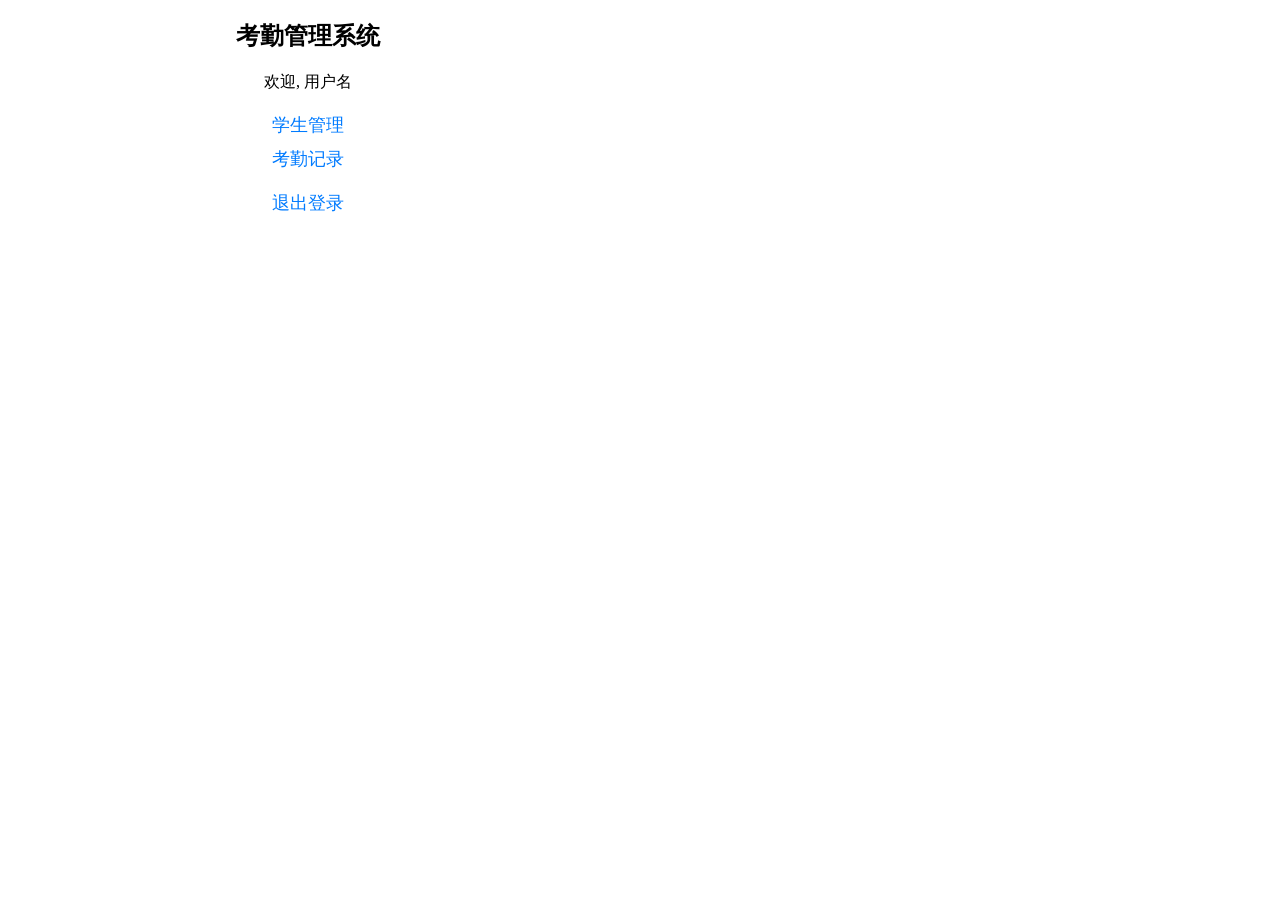
<file: src/main/resources/templates/index.html>
<!DOCTYPE html>
<html xmlns:th="http://www.thymeleaf.org">
<head>
    <meta charset="UTF-8">
    <title>考勤管理系统</title>
    <link rel="stylesheet" th:href="@{/css/style.css}">
    <style>
        .container { width: 600px; text-align: center; }
        .menu { margin: 20px 0; }
        .menu a { display: block; margin: 10px 0; color: #007bff; text-decoration: none; font-size: 18px; }
    </style>
</head>
<body>
<div class="container">
    <h2>考勤管理系统</h2>
    <p>欢迎, <span th:text="${username}">用户名</span></p>

    <div class="menu">
        <a th:href="@{/student/list}">学生管理</a>
        <a th:href="@{/attendance/list}">考勤记录</a>
    </div>

    <div class="menu">
        <a th:href="@{/logout}">退出登录</a>
    </div>
</div>
</body>
</html>
</file>
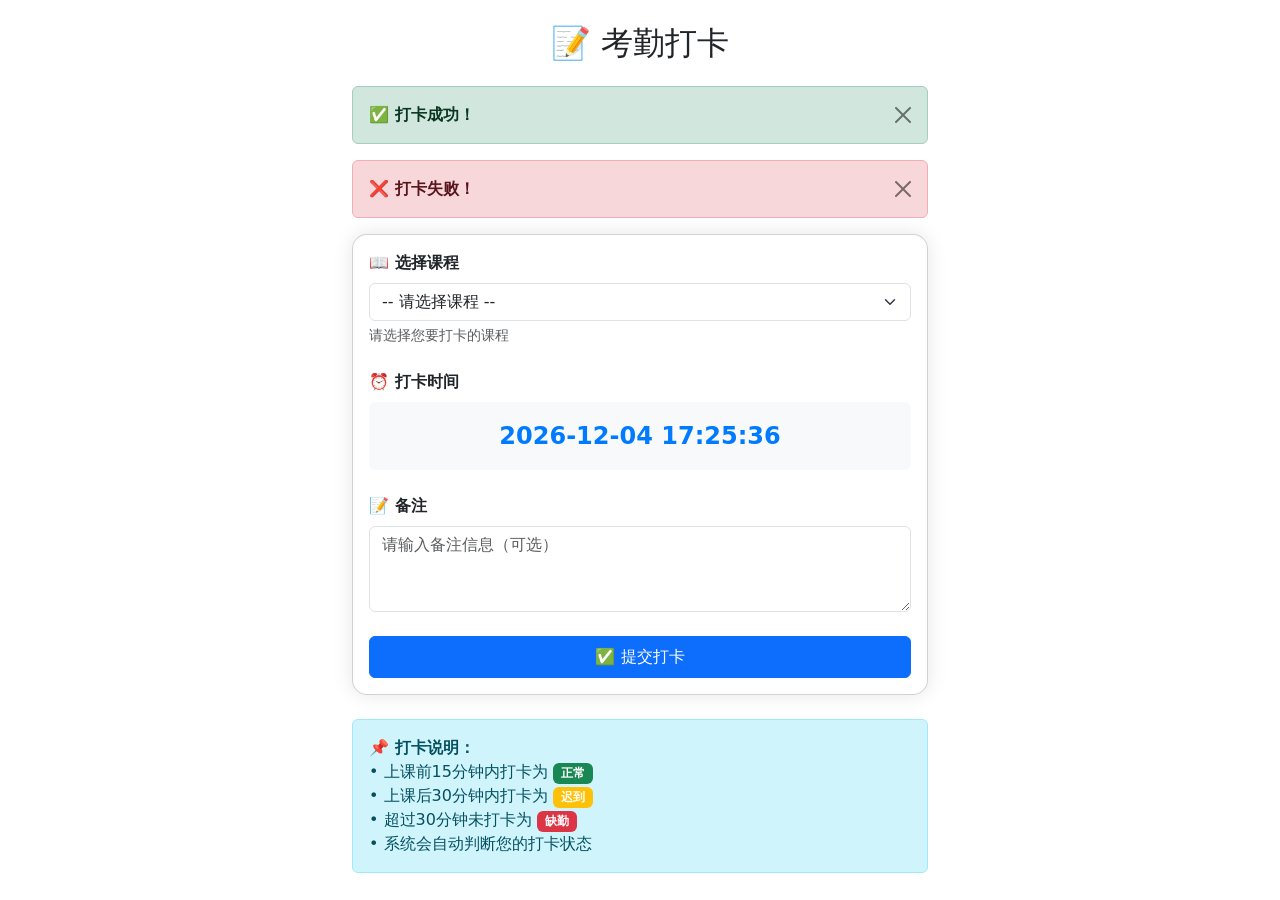
<file: src/main/resources/templates/attendance-check-in.html>
<!DOCTYPE html>
<html xmlns:th="http://www.thymeleaf.org">
<head>
    <meta charset="UTF-8">
    <title>考勤打卡 - 考勤管理系统</title>
    <link href="https://cdn.jsdelivr.net/npm/bootstrap@5.3.0/dist/css/bootstrap.min.css" rel="stylesheet">
    <style>
        .container-main { max-width: 600px; margin: 0 auto; }
        .card { border-radius: 15px; box-shadow: 0 0 20px rgba(0,0,0,0.1); }
        .time-display { font-size: 24px; font-weight: bold; color: #007bff; }
    </style>
</head>
<body>
<!-- 引用导航栏组件 -->
<div th:replace="~{fragments/navbar :: navbar}"></div>

<div class="container mt-4 container-main">
    <h2 class="text-center mb-4">📝 考勤打卡</h2>

    <!-- 成功提示 -->
    <div th:if="${successMsg}" class="alert alert-success alert-dismissible fade show" role="alert">
        <strong>✅ 打卡成功！</strong> <span th:text="${successMsg}"></span>
        <button type="button" class="btn-close" data-bs-dismiss="alert"></button>
    </div>

    <!-- 失败提示 -->
    <div th:if="${errorMsg}" class="alert alert-danger alert-dismissible fade show" role="alert">
        <strong>❌ 打卡失败！</strong> <span th:text="${errorMsg}"></span>
        <button type="button" class="btn-close" data-bs-dismiss="alert"></button>
    </div>

    <div class="card">
        <div class="card-body">
            <form id="checkinForm" th:action="@{/attendance/checkin}" method="post">
                <!-- 课程选择 -->
                <div class="mb-4">
                    <label class="form-label fw-bold">📖 选择课程</label>
                    <select name="courseId" id="courseId" class="form-select" required>
                        <option value="">-- 请选择课程 --</option>
                        <option th:each="course : ${courses}"
                                th:value="${course.id}"
                                th:text="${course.name} + ' - ' + ${course.className}">
                        </option>
                    </select>
                    <div class="form-text">请选择您要打卡的课程</div>
                </div>

                <!-- 自动填充的打卡时间 -->
                <div class="mb-4">
                    <label class="form-label fw-bold">⏰ 打卡时间</label>
                    <div class="time-display p-3 bg-light rounded text-center" id="currentTime"></div>
                    <input type="hidden" name="checkinTime" id="checkinTime">
                </div>

                <!-- 备注 -->
                <div class="mb-4">
                    <label class="form-label fw-bold">📝 备注</label>
                    <textarea name="remark" class="form-control" rows="3"
                              placeholder="请输入备注信息（可选）"></textarea>
                </div>

                <!-- 提交按钮 -->
                <button type="submit" class="btn btn-primary w-100 py-2" id="submitBtn">
                    ✅ 提交打卡
                </button>
            </form>
        </div>
    </div>

    <!-- 打卡说明 -->
    <div class="alert alert-info mt-4">
        <strong>📌 打卡说明：</strong><br>
        • 上课前15分钟内打卡为 <span class="badge bg-success">正常</span><br>
        • 上课后30分钟内打卡为 <span class="badge bg-warning">迟到</span><br>
        • 超过30分钟未打卡为 <span class="badge bg-danger">缺勤</span><br>
        • 系统会自动判断您的打卡状态
    </div>
</div>

<script>
    // 实时显示当前时间并自动填充
    function updateTime() {
        const now = new Date();
        const year = now.getFullYear();
        const month = String(now.getMonth() + 1).padStart(2, '0');
        const day = String(now.getDate()).padStart(2, '0');
        const hours = String(now.getHours()).padStart(2, '0');
        const minutes = String(now.getMinutes()).padStart(2, '0');
        const seconds = String(now.getSeconds()).padStart(2, '0');

        const dateStr = `${year}-${month}-${day}`;
        const timeStr = `${hours}:${minutes}:${seconds}`;
        const dateTimeStr = `${dateStr} ${timeStr}`;

        document.getElementById('currentTime').innerHTML = dateTimeStr;
        document.getElementById('checkinTime').value = dateTimeStr;
    }

    // 每秒更新一次时间
    updateTime();
    setInterval(updateTime, 1000);

    // 表单提交前验证
    document.getElementById('checkinForm').addEventListener('submit', function(e) {
        const courseSelect = document.getElementById('courseId');
        if (!courseSelect.value) {
            e.preventDefault();
            alert('请选择课程！');
            return false;
        }

        if (!confirm('确认提交打卡吗？')) {
            e.preventDefault();
            return false;
        }
        return true;
    });
</script>

<script src="https://cdn.jsdelivr.net/npm/bootstrap@5.3.0/dist/js/bootstrap.bundle.min.js"></script>
</body>
</html>
</file>
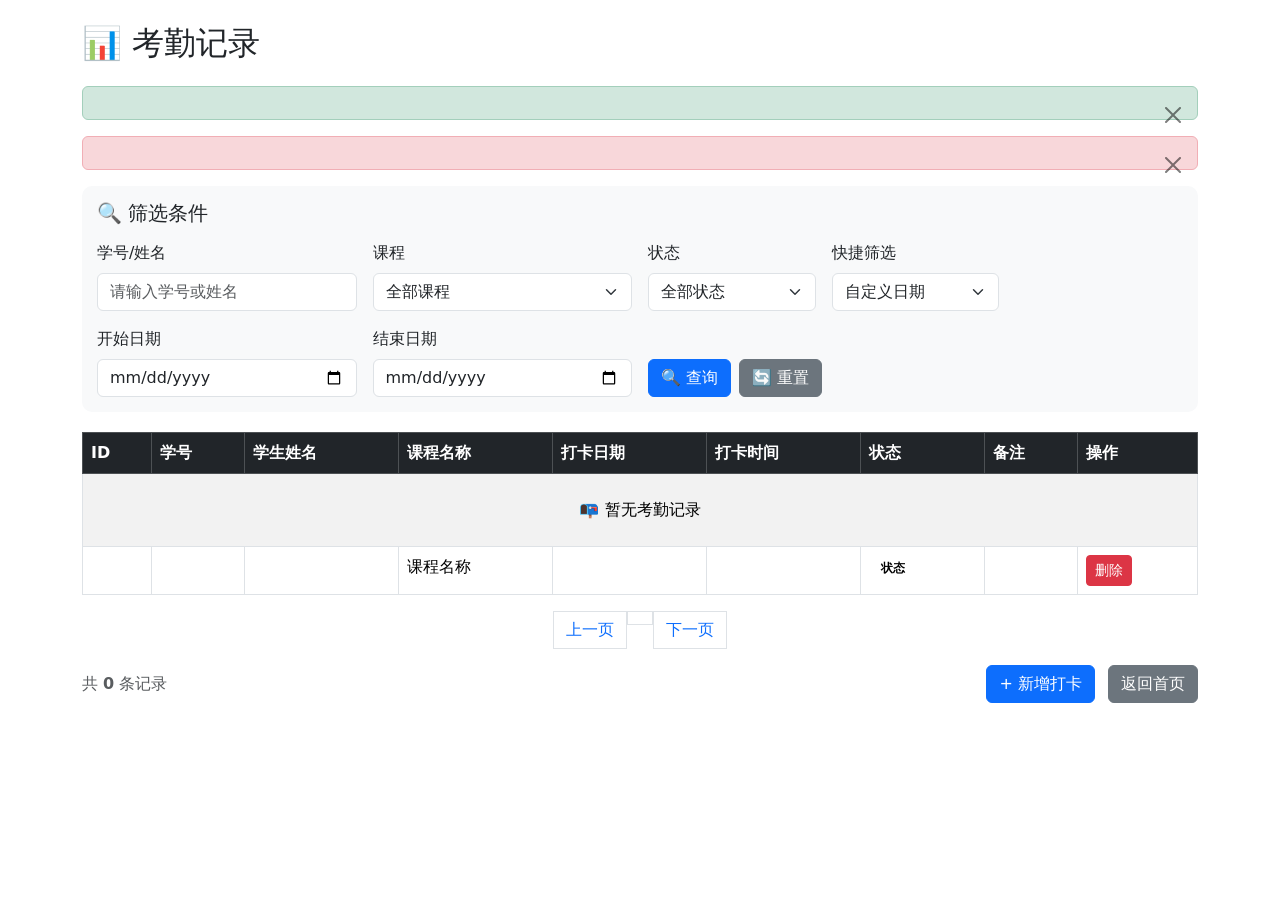
<file: src/main/resources/templates/attendance-list.html>
<!DOCTYPE html>
<html xmlns:th="http://www.thymeleaf.org">
<head>
    <meta charset="UTF-8">
    <title>考勤记录 - 考勤管理系统</title>
    <link href="https://cdn.jsdelivr.net/npm/bootstrap@5.3.0/dist/css/bootstrap.min.css" rel="stylesheet">
    <style>
        .status-badge { padding: 5px 12px; border-radius: 20px; font-size: 12px; font-weight: bold; }
        .status-NORMAL { background-color: #28a745; color: white; }
        .status-正常 { background-color: #28a745; color: white; }
        .status-LATE, .status-迟到 { background-color: #ffc107; color: #333; }
        .status-缺勤 { background-color: #dc3545; color: white; }
        .status-早退 { background-color: #fd7e14; color: white; }
        .filter-card { background-color: #f8f9fa; border-radius: 10px; padding: 15px; margin-bottom: 20px; }
        .sort-link { text-decoration: none; color: #333; }
        .sort-link:hover { color: #007bff; }
    </style>
</head>
<body>
<!-- 引用导航栏组件 -->
<div th:replace="~{fragments/navbar :: navbar}"></div>

<div class="container mt-4">
    <h2 class="mb-4">📊 考勤记录</h2>

    <!-- 提示信息 -->
    <div th:if="${successMsg}" class="alert alert-success alert-dismissible fade show">
        <span th:text="${successMsg}"></span>
        <button type="button" class="btn-close" data-bs-dismiss="alert"></button>
    </div>
    <div th:if="${errorMsg}" class="alert alert-danger alert-dismissible fade show">
        <span th:text="${errorMsg}"></span>
        <button type="button" class="btn-close" data-bs-dismiss="alert"></button>
    </div>

    <!-- 筛选表单 - 任务2核心 -->
    <div class="filter-card">
        <h5 class="mb-3">🔍 筛选条件</h5>
        <form th:action="@{/attendance/list}" method="get" id="filterForm">
            <div class="row g-3">
                <!-- 按学号/姓名搜索 -->
                <div class="col-md-3">
                    <label class="form-label">学号/姓名</label>
                    <input type="text" name="keyword" class="form-control"
                           placeholder="请输入学号或姓名" th:value="${keyword}">
                </div>

                <!-- 按课程筛选 -->
                <div class="col-md-3">
                    <label class="form-label">课程</label>
                    <select name="courseId" class="form-select">
                        <option value="">全部课程</option>
                        <option th:each="course : ${courses}"
                                th:value="${course.id}"
                                th:text="${course.name}"
                                th:selected="${courseId != null and courseId == course.id}">
                        </option>
                    </select>
                </div>

                <!-- 按状态筛选 -->
                <div class="col-md-2">
                    <label class="form-label">状态</label>
                    <select name="status" class="form-select">
                        <option value="">全部状态</option>
                        <option value="正常" th:selected="${status == '正常'}">正常</option>
                        <option value="迟到" th:selected="${status == '迟到'}">迟到</option>
                        <option value="缺勤" th:selected="${status == '缺勤'}">缺勤</option>
                        <option value="早退" th:selected="${status == '早退'}">早退</option>
                    </select>
                </div>

                <!-- 快捷日期筛选 -->
                <div class="col-md-2">
                    <label class="form-label">快捷筛选</label>
                    <select name="quickDate" class="form-select" id="quickDate">
                        <option value="">自定义日期</option>
                        <option value="today">今天</option>
                        <option value="week">本周</option>
                        <option value="month">本月</option>
                    </select>
                </div>

                <!-- 日期范围 -->
                <div class="col-md-3">
                    <label class="form-label">开始日期</label>
                    <input type="date" name="startDate" class="form-control"
                           th:value="${startDate}">
                </div>
                <div class="col-md-3">
                    <label class="form-label">结束日期</label>
                    <input type="date" name="endDate" class="form-control"
                           th:value="${endDate}">
                </div>

                <!-- 按钮 -->
                <div class="col-md-3 d-flex align-items-end">
                    <button type="submit" class="btn btn-primary me-2">🔍 查询</button>
                    <a th:href="@{/attendance/list}" class="btn btn-secondary">🔄 重置</a>
                </div>
            </div>

            <!-- 隐藏字段：分页和排序 -->
            <input type="hidden" name="page" th:value="${currentPage}">
            <input type="hidden" name="sortBy" th:value="${sortBy}">
            <input type="hidden" name="sortOrder" th:value="${sortOrder}">
        </form>
    </div>

    <!-- 数据表格 -->
    <div class="table-responsive">
        <table class="table table-striped table-hover table-bordered">
            <thead class="table-dark">
            <tr>
                <th>ID</th>
                <th>学号</th>
                <th>学生姓名</th>
                <th>课程名称</th>
                <th>
                    <a th:href="@{/attendance/list(page=${currentPage}, sortBy='attendanceDate', sortOrder=${sortBy == 'attendanceDate' and sortOrder == 'asc' ? 'desc' : 'asc'}, keyword=${keyword}, status=${status}, courseId=${courseId}, startDate=${startDate}, endDate=${endDate})}"
                       class="sort-link text-white">
                        打卡日期
                        <span th:if="${sortBy == 'attendanceDate'}" th:text="${sortOrder == 'asc' ? '↑' : '↓'}"></span>
                    </a>
                </th>
                <th>打卡时间</th>
                <th>状态</th>
                <th>备注</th>
                <th>操作</th>
            </tr>
            </thead>
            <tbody>
            <tr th:if="${records.empty}">
                <td colspan="9" class="text-center py-4">
                    📭 暂无考勤记录
                </td>
            </tr>
            <tr th:each="record : ${records}">
                <td th:text="${record.id}"></td>
                <td th:text="${record.student != null ? record.student.studentNo : record.studentId}"></td>
                <td th:text="${record.student != null ? record.student.name : '-'}"></td>
                <td th:text="${record.courseName}">课程名称</td>
                <td th:text="${#temporals.format(record.attendanceDate, 'yyyy-MM-dd')}"></td>
                <td th:text="${#temporals.format(record.createTime, 'HH:mm:ss')}"></td>
                <td>
                            <span class="status-badge"
                                  th:class="${'status-' + record.status}"
                                  th:text="${record.status}">
                                状态
                            </span>
                </td>
                <td th:text="${record.remark != null ? record.remark : '-'}"></td>
                <td>
                    <a th:href="@{/attendance/delete/{id}(id=${record.id})}"
                       class="btn btn-sm btn-danger"
                       onclick="return confirm('确定删除这条考勤记录吗？')">删除</a>
                </td>
            </tr>
            </tbody>
        </table>
    </div>

    <!-- 分页导航 -->
    <nav th:if="${totalPages > 0}">
        <ul class="pagination justify-content-center">
            <!-- 上一页 -->
            <li th:class="${currentPage == 0} ? 'page-item disabled' : 'page-item'">
                <a class="page-link"
                   th:href="@{/attendance/list(page=${currentPage - 1}, size=${size}, sortBy=${sortBy}, sortOrder=${sortOrder}, keyword=${keyword}, status=${status}, courseId=${courseId}, startDate=${startDate}, endDate=${endDate})}">
                    上一页
                </a>
            </li>

            <!-- 页码 -->
            <li th:each="i : ${#numbers.sequence(0, totalPages - 1)}"
                th:class="${currentPage == i} ? 'page-item active' : 'page-item'">
                <a class="page-link"
                   th:href="@{/attendance/list(page=${i}, size=${size}, sortBy=${sortBy}, sortOrder=${sortOrder}, keyword=${keyword}, status=${status}, courseId=${courseId}, startDate=${startDate}, endDate=${endDate})}"
                   th:text="${i + 1}">
                </a>
            </li>

            <!-- 下一页 -->
            <li th:class="${currentPage >= totalPages - 1} ? 'page-item disabled' : 'page-item'">
                <a class="page-link"
                   th:href="@{/attendance/list(page=${currentPage + 1}, size=${size}, sortBy=${sortBy}, sortOrder=${sortOrder}, keyword=${keyword}, status=${status}, courseId=${courseId}, startDate=${startDate}, endDate=${endDate})}">
                    下一页
                </a>
            </li>
        </ul>
    </nav>

    <!-- 统计信息和返回按钮 -->
    <div class="d-flex justify-content-between align-items-center mt-3">
        <div>
            <span class="text-muted">共 <strong th:text="${totalElements}">0</strong> 条记录</span>
        </div>
        <div>
            <a th:href="@{/attendance/checkin}" class="btn btn-primary me-2">+ 新增打卡</a>
            <a th:href="@{/}" class="btn btn-secondary">返回首页</a>
        </div>
    </div>
</div>

<script>
    // 快捷日期选择
    document.getElementById('quickDate')?.addEventListener('change', function() {
        const value = this.value;
        const today = new Date();

        function formatDate(date) {
            const y = date.getFullYear();
            const m = String(date.getMonth() + 1).padStart(2, '0');
            const d = String(date.getDate()).padStart(2, '0');
            return `${y}-${m}-${d}`;
        }

        if (value === 'today') {
            const dateStr = formatDate(today);
            document.querySelector('input[name="startDate"]').value = dateStr;
            document.querySelector('input[name="endDate"]').value = dateStr;
        } else if (value === 'week') {
            // 本周一
            const dayOfWeek = today.getDay();
            const monday = new Date(today);
            const diff = dayOfWeek === 0 ? 6 : dayOfWeek - 1;
            monday.setDate(today.getDate() - diff);
            // 本周日
            const sunday = new Date(monday);
            sunday.setDate(monday.getDate() + 6);
            document.querySelector('input[name="startDate"]').value = formatDate(monday);
            document.querySelector('input[name="endDate"]').value = formatDate(sunday);
        } else if (value === 'month') {
            const firstDay = new Date(today.getFullYear(), today.getMonth(), 1);
            const lastDay = new Date(today.getFullYear(), today.getMonth() + 1, 0);
            document.querySelector('input[name="startDate"]').value = formatDate(firstDay);
            document.querySelector('input[name="endDate"]').value = formatDate(lastDay);
        }
    });
</script>

<script src="https://cdn.jsdelivr.net/npm/bootstrap@5.3.0/dist/js/bootstrap.bundle.min.js"></script>
</body>
</html>
</file>
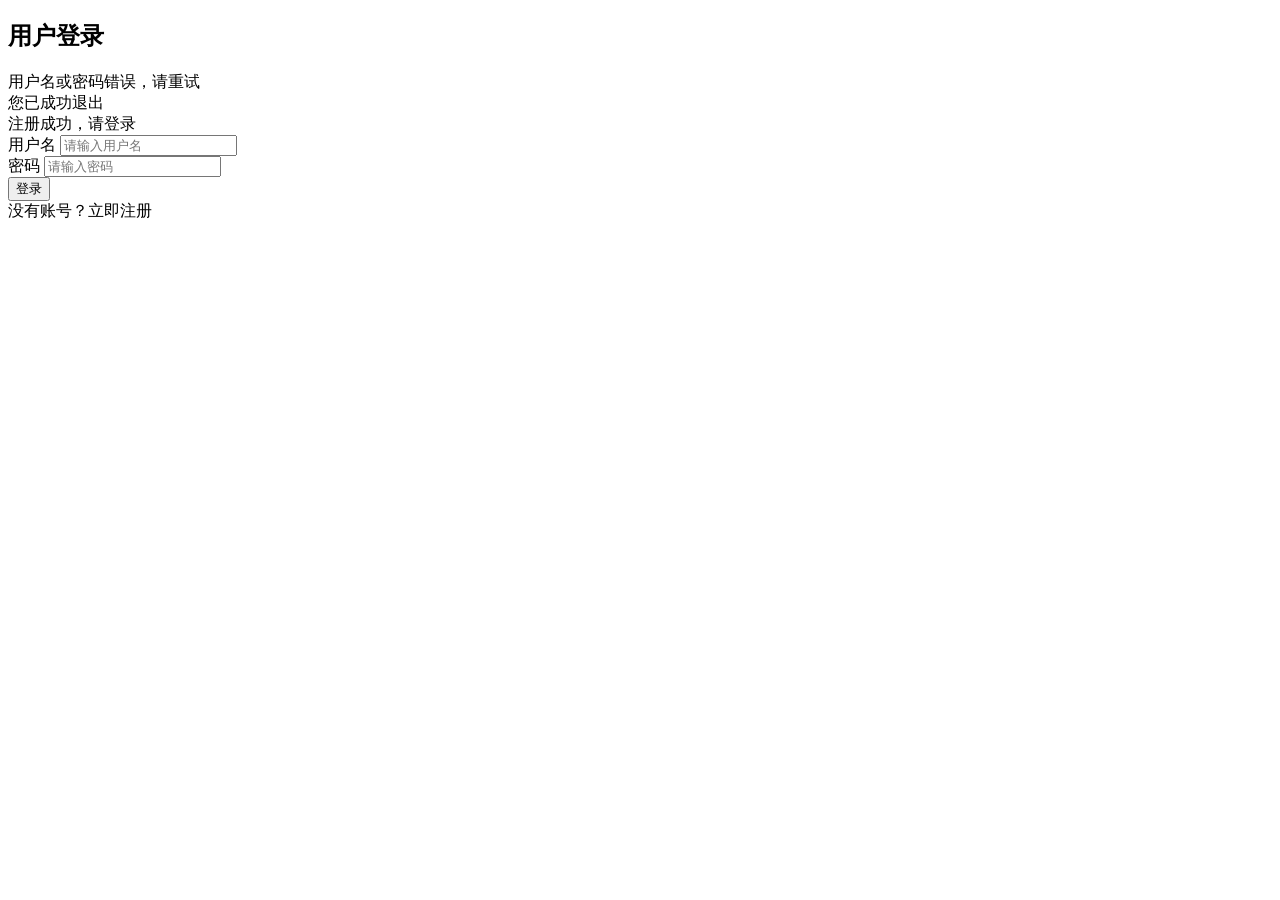
<file: src/main/resources/templates/login.html>
<!DOCTYPE html>
<html xmlns:th="http://www.thymeleaf.org">
<head>
    <meta charset="UTF-8">
    <title>用户登录</title>
    <link rel="stylesheet" th:href="@{/css/style.css}">
</head>
<body>
<div class="container">
    <h2>用户登录</h2>

    <!-- 登录错误信息（由Spring Security或Controller传递） -->
    <div th:if="${param.error}" class="alert alert-danger">
        用户名或密码错误，请重试
    </div>
    <div th:if="${param.logout}" class="alert alert-success">
        您已成功退出
    </div>
    <!-- 注册成功提示 -->
    <div th:if="${param.registerSuccess}" class="alert alert-success">
        注册成功，请登录
    </div>

    <form th:action="@{/login}" method="post">
        <div class="form-group">
            <label for="username">用户名</label>
            <input type="text" id="username" name="username" placeholder="请输入用户名" required>
        </div>
        <div class="form-group">
            <label for="password">密码</label>
            <input type="password" id="password" name="password" placeholder="请输入密码" required>
        </div>
        <button type="submit" class="btn">登录</button>
    </form>

    <div class="link">
        没有账号？<a th:href="@{/user/register}">立即注册</a>
    </div>
</div>
</body>
</html>
</file>
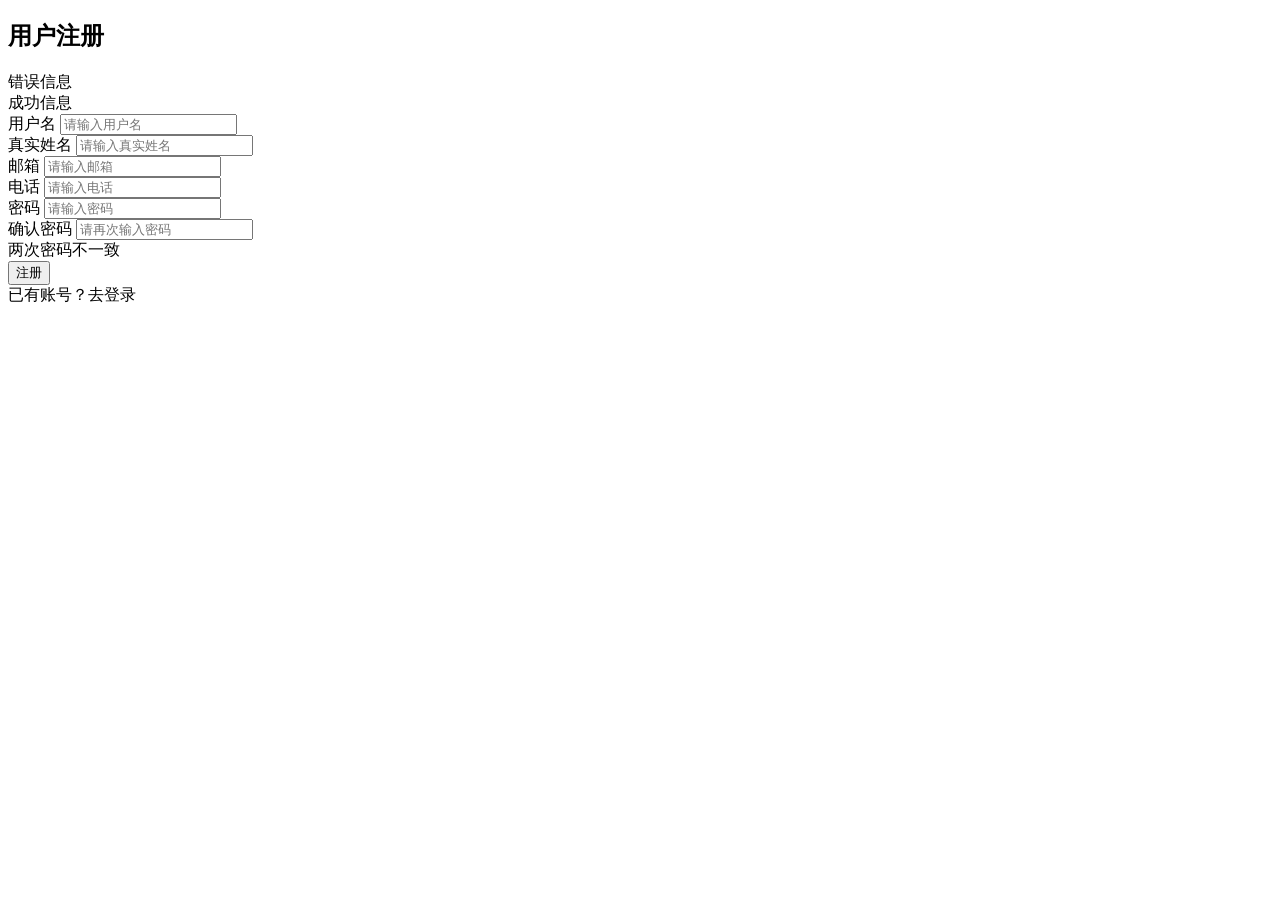
<file: src/main/resources/templates/register.html>
<!DOCTYPE html>
<html xmlns:th="http://www.thymeleaf.org">
<head>
    <meta charset="UTF-8">
    <title>用户注册</title>
    <link rel="stylesheet" th:href="@{/css/style.css}">
</head>
<body>
<div class="container">
    <h2>用户注册</h2>

    <!-- 错误信息提示 -->
    <div th:if="${errorMsg}" class="alert alert-danger" th:text="${errorMsg}">错误信息</div>
    <!-- 成功信息提示 -->
    <div th:if="${successMsg}" class="alert alert-success" th:text="${successMsg}">成功信息</div>

    <form id="registerForm" th:action="@{/user/register}" method="post">
        <div class="form-group">
            <label for="username">用户名</label>
            <input type="text" id="username" name="username" placeholder="请输入用户名"
                   th:value="${username}" required>
            <div class="error-message" id="usernameError"></div>
        </div>

        <div class="form-group">
            <label for="realName">真实姓名</label>
            <input type="text" id="realName" name="realName" placeholder="请输入真实姓名"
                   th:value="${realName}">
        </div>

        <div class="form-group">
            <label for="email">邮箱</label>
            <input type="email" id="email" name="email" placeholder="请输入邮箱"
                   th:value="${email}">
        </div>

        <div class="form-group">
            <label for="phone">电话</label>
            <input type="text" id="phone" name="phone" placeholder="请输入电话"
                   th:value="${phone}">
        </div>

        <div class="form-group">
            <label for="password">密码</label>
            <input type="password" id="password" name="password" placeholder="请输入密码"
                   required minlength="6">
        </div>

        <div class="form-group">
            <label for="confirmPassword">确认密码</label>
            <input type="password" id="confirmPassword" name="confirmPassword"
                   placeholder="请再次输入密码" required minlength="6">
            <div class="error-message" id="confirmError">两次密码不一致</div>
        </div>

        <button type="submit" class="btn">注册</button>
    </form>

    <div class="link">
        已有账号？<a th:href="@{/login}">去登录</a>
    </div>
</div>

<!-- 简单前端验证 -->
<script th:src="@{/js/validate.js}"></script>
</body>
</html>
</file>
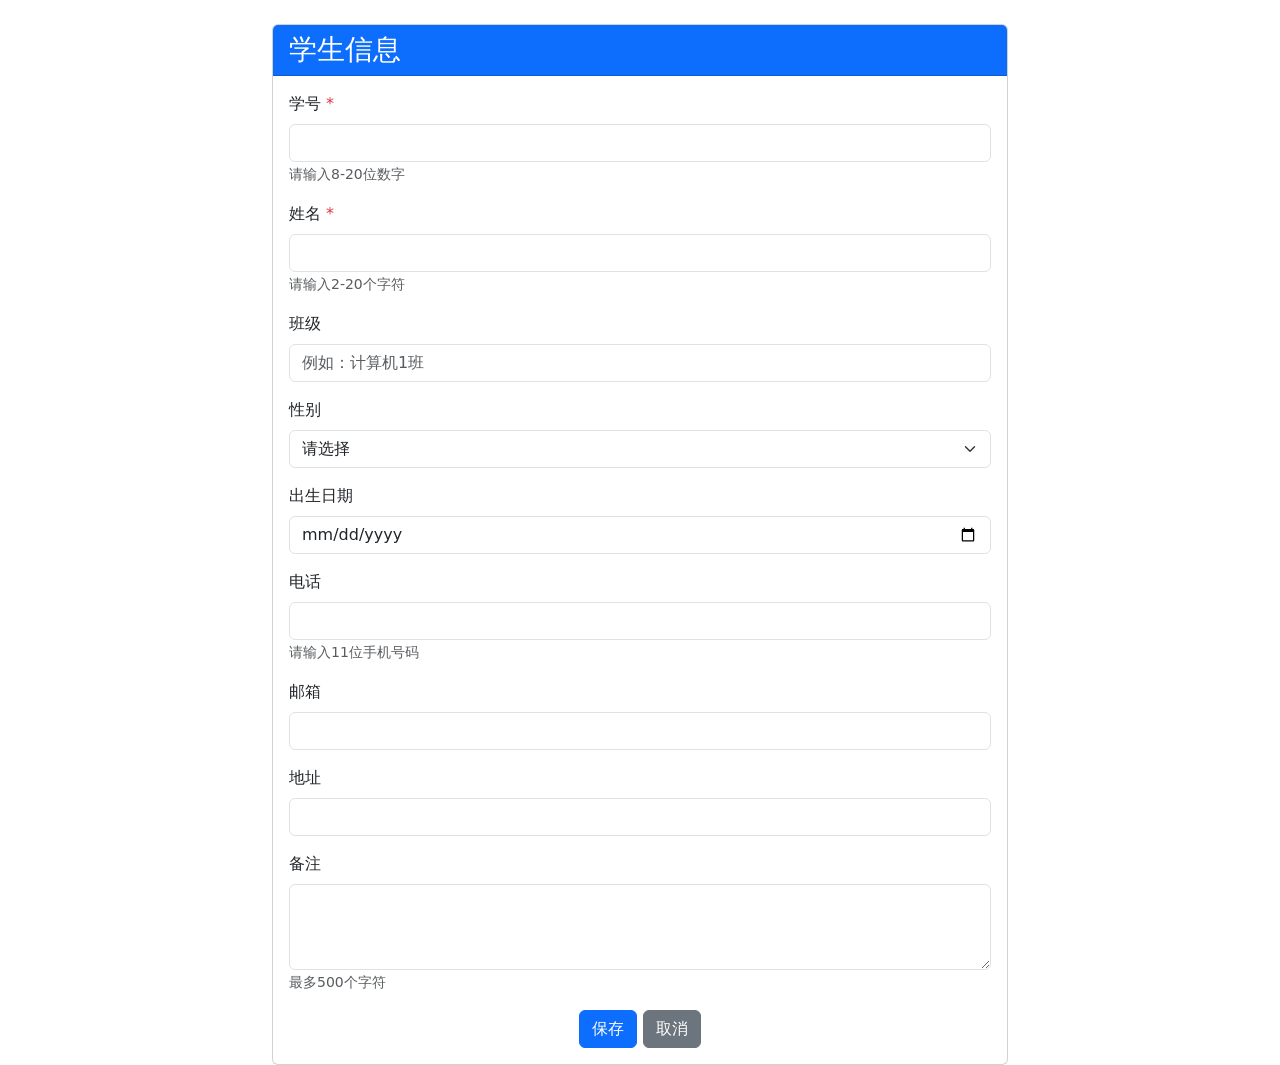
<file: src/main/resources/templates/student-form.html>
<!DOCTYPE html>
<html xmlns:th="http://www.thymeleaf.org">
<head>
    <meta charset="UTF-8">
    <title th:text="${title}">学生表单</title>
    <link href="https://cdn.jsdelivr.net/npm/bootstrap@5.3.0/dist/css/bootstrap.min.css" rel="stylesheet">
</head>
<body>
<div class="container mt-4">
    <div class="row justify-content-center">
        <div class="col-md-8">
            <div class="card">
                <div class="card-header bg-primary text-white">
                    <h3 class="mb-0" th:text="${title}">学生信息</h3>
                </div>
                <div class="card-body">
                    <!-- th:object 绑定后端对象，th:field 自动回显数据 -->
                    <form th:action="@{/student/save}" th:method="post" th:object="${student}" id="studentForm">
                        <!-- 隐藏ID字段，编辑时自动填充 -->
                        <input type="hidden" th:field="*{id}" />

                        <div class="mb-3">
                            <label class="form-label">学号 <span class="text-danger">*</span></label>
                            <input type="text" th:field="*{studentNo}" class="form-control"
                                   required pattern="[0-9]{8,20}" title="请输入8-20位数字">
                            <small class="text-muted">请输入8-20位数字</small>
                        </div>

                        <div class="mb-3">
                            <label class="form-label">姓名 <span class="text-danger">*</span></label>
                            <input type="text" th:field="*{name}" class="form-control"
                                   required minlength="2" maxlength="20">
                            <small class="text-muted">请输入2-20个字符</small>
                        </div>

                        <div class="mb-3">
                            <label class="form-label">班级</label>
                            <input type="text" th:field="*{className}" class="form-control"
                                   placeholder="例如：计算机1班">
                        </div>

                        <div class="mb-3">
                            <label class="form-label">性别</label>
                            <select th:field="*{gender}" class="form-select">
                                <option value="">请选择</option>
                                <option value="男">男</option>
                                <option value="女">女</option>
                            </select>
                        </div>

                        <div class="mb-3">
                            <label class="form-label">出生日期</label>
                            <input type="date" th:field="*{birthday}" class="form-control">
                        </div>

                        <div class="mb-3">
                            <label class="form-label">电话</label>
                            <input type="tel" th:field="*{phone}" class="form-control"
                                   pattern="1[3-9]\d{9}" title="请输入11位手机号码">
                            <small class="text-muted">请输入11位手机号码</small>
                        </div>

                        <div class="mb-3">
                            <label class="form-label">邮箱</label>
                            <input type="email" th:field="*{email}" class="form-control"
                                   pattern="[a-z0-9]+@[a-z0-9]+\.[a-z]{2,}" title="请输入正确的邮箱格式">
                        </div>

                        <div class="mb-3">
                            <label class="form-label">地址</label>
                            <input type="text" th:field="*{address}" class="form-control">
                        </div>

                        <div class="mb-3">
                            <label class="form-label">备注</label>
                            <textarea th:field="*{remark}" class="form-control" rows="3"
                                      maxlength="500"></textarea>
                            <small class="text-muted">最多500个字符</small>
                        </div>

                        <div class="text-center">
                            <button type="submit" class="btn btn-primary">保存</button>
                            <a th:href="@{/student/list}" class="btn btn-secondary">取消</a>
                        </div>
                    </form>
                </div>
            </div>
        </div>
    </div>
</div>

<script>
    // 前端表单验证增强
    document.getElementById('studentForm').addEventListener('submit', function(e) {
        let studentNo = document.querySelector('[th\\:field="*{studentNo}"]') || document.getElementsByName('studentNo')[0];
        let phone = document.querySelector('[th\\:field="*{phone}"]') || document.getElementsByName('phone')[0];

        // 学号验证
        if (studentNo && studentNo.value) {
            let studentNoRegex = /^\d{8,20}$/;
            if (!studentNoRegex.test(studentNo.value)) {
                alert('学号必须是8-20位数字');
                e.preventDefault();
                return;
            }
        }

        // 手机号验证
        if (phone && phone.value) {
            let phoneRegex = /^1[3-9]\d{9}$/;
            if (!phoneRegex.test(phone.value)) {
                alert('请输入正确的11位手机号码');
                e.preventDefault();
                return;
            }
        }
    });
</script>

<script src="https://cdn.jsdelivr.net/npm/bootstrap@5.3.0/dist/js/bootstrap.bundle.min.js"></script>
</body>
</html>
</file>
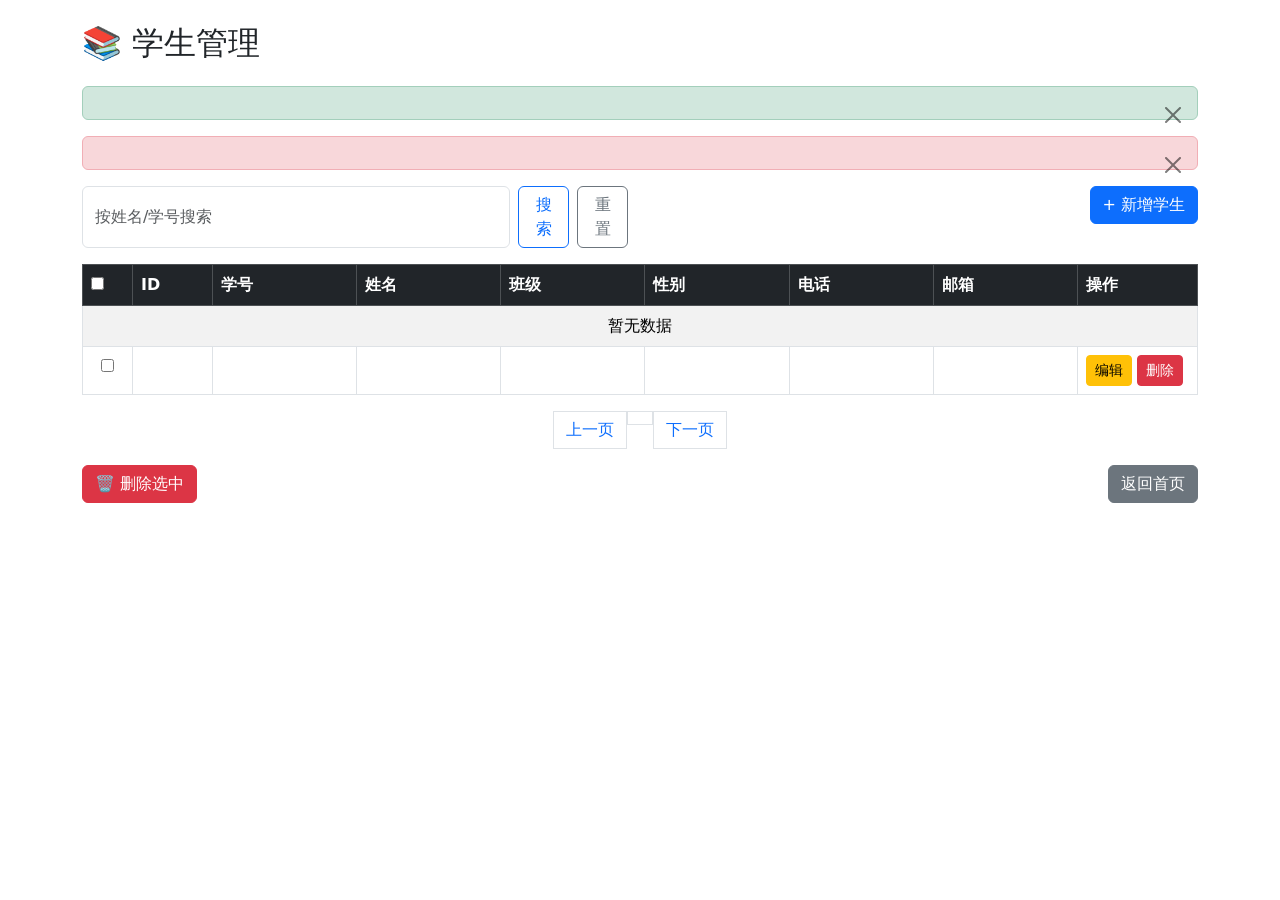
<file: src/main/resources/templates/student-list.html>
<!DOCTYPE html>
<html xmlns:th="http://www.thymeleaf.org">
<head>
    <meta charset="UTF-8">
    <title>学生管理</title>
    <link href="https://cdn.jsdelivr.net/npm/bootstrap@5.3.0/dist/css/bootstrap.min.css" rel="stylesheet">
    <style>
        .sort-link { text-decoration: none; color: white; }
        .sort-link:hover { text-decoration: underline; }
    </style>
</head>
<body>
<div class="container mt-4">
    <h2 class="mb-4">📚 学生管理</h2>

    <!-- 提示消息 -->
    <div th:if="${successMsg}" class="alert alert-success alert-dismissible fade show" role="alert">
        <span th:text="${successMsg}"></span>
        <button type="button" class="btn-close" data-bs-dismiss="alert"></button>
    </div>
    <div th:if="${errorMsg}" class="alert alert-danger alert-dismissible fade show" role="alert">
        <span th:text="${errorMsg}"></span>
        <button type="button" class="btn-close" data-bs-dismiss="alert"></button>
    </div>

    <!-- 搜索栏和新增按钮 -->
    <div class="row mb-3">
        <div class="col-md-6">
            <form th:action="@{/student/list}" method="get" class="d-flex">
                <input type="text" name="keyword" class="form-control me-2"
                       placeholder="按姓名/学号搜索" th:value="${keyword}">
                <button type="submit" class="btn btn-outline-primary">搜索</button>
                <a th:href="@{/student/list}" class="btn btn-outline-secondary ms-2">重置</a>
            </form>
        </div>
        <div class="col-md-6 text-end">
            <a th:href="@{/student/add}" class="btn btn-primary">+ 新增学生</a>
        </div>
    </div>

    <!-- 学生表格 -->
    <div class="table-responsive">
        <table class="table table-striped table-hover table-bordered">
            <thead class="table-dark">
            <tr>
                <th width="50"><input type="checkbox" id="selectAll"></th>
                <th width="80">
                    <a th:href="@{/student/list(page=${currentPage}, sortBy='id', sortOrder=${sortBy == 'id' and sortOrder == 'asc' ? 'desc' : 'asc'}, keyword=${keyword})}"
                       class="sort-link">ID
                        <span th:if="${sortBy == 'id'}" th:text="${sortOrder == 'asc' ? '↑' : '↓'}"></span>
                    </a>
                </th>
                <th>
                    <a th:href="@{/student/list(page=${currentPage}, sortBy='studentNo', sortOrder=${sortBy == 'studentNo' and sortOrder == 'asc' ? 'desc' : 'asc'}, keyword=${keyword})}"
                       class="sort-link">学号
                        <span th:if="${sortBy == 'studentNo'}" th:text="${sortOrder == 'asc' ? '↑' : '↓'}"></span>
                    </a>
                </th>
                <th>
                    <a th:href="@{/student/list(page=${currentPage}, sortBy='name', sortOrder=${sortBy == 'name' and sortOrder == 'asc' ? 'desc' : 'asc'}, keyword=${keyword})}"
                       class="sort-link">姓名
                        <span th:if="${sortBy == 'name'}" th:text="${sortOrder == 'asc' ? '↑' : '↓'}"></span>
                    </a>
                </th>
                <th>班级</th>
                <th>性别</th>
                <th>电话</th>
                <th>邮箱</th>
                <th width="120">操作</th>
            </tr>
            </thead>
            <tbody>
            <tr th:if="${students.empty}">
                <td colspan="9" class="text-center">暂无数据</td>
            </tr>
            <tr th:each="student : ${students}">
                <td class="text-center"><input type="checkbox" class="studentCheckbox" th:value="${student.id}"></td>
                <td th:text="${student.id}"></td>
                <td th:text="${student.studentNo}"></td>
                <td th:text="${student.name}"></td>
                <td th:text="${student.className}"></td>
                <td th:text="${student.gender}"></td>
                <td th:text="${student.phone}"></td>
                <td th:text="${student.email}"></td>
                <td>
                    <a th:href="@{/student/edit/{id}(id=${student.id})}" class="btn btn-sm btn-warning">编辑</a>
                    <a th:href="@{/student/delete/{id}(id=${student.id})}" class="btn btn-sm btn-danger"
                       onclick="return confirm('确定删除该学生吗？')">删除</a>
                </td>
            </tr>
            </tbody>
        </table>
    </div>

    <!-- 分页导航 -->
    <nav th:if="${totalPages > 0}">
        <ul class="pagination justify-content-center">
            <!-- 上一页 -->
            <li th:class="${currentPage == 0} ? 'page-item disabled' : 'page-item'">
                <a class="page-link" th:href="@{/student/list(page=${currentPage - 1}, keyword=${keyword}, sortBy=${sortBy}, sortOrder=${sortOrder})}">上一页</a>
            </li>

            <!-- 页码 -->
            <li th:each="i : ${#numbers.sequence(0, totalPages - 1)}"
                th:class="${currentPage == i} ? 'page-item active' : 'page-item'">
                <a class="page-link" th:href="@{/student/list(page=${i}, keyword=${keyword}, sortBy=${sortBy}, sortOrder=${sortOrder})}"
                   th:text="${i + 1}"></a>
            </li>

            <!-- 下一页 -->
            <li th:class="${currentPage >= totalPages - 1} ? 'page-item disabled' : 'page-item'">
                <a class="page-link" th:href="@{/student/list(page=${currentPage + 1}, keyword=${keyword}, sortBy=${sortBy}, sortOrder=${sortOrder})}">下一页</a>
            </li>
        </ul>
    </nav>

    <!-- 批量删除和返回按钮 -->
    <div class="mt-3 d-flex justify-content-between">
        <button id="batchDeleteBtn" class="btn btn-danger">🗑️ 删除选中</button>
        <a th:href="@{/}" class="btn btn-secondary">返回首页</a>
    </div>
</div>

<script>
    // 全选/全不选
    document.getElementById('selectAll').addEventListener('change', function() {
        document.querySelectorAll('.studentCheckbox').forEach(cb => cb.checked = this.checked);
    });

    // 批量删除
    document.getElementById('batchDeleteBtn').addEventListener('click', function() {
        let selected = [];
        document.querySelectorAll('.studentCheckbox:checked').forEach(cb => {
            selected.push(cb.value);
        });
        if (selected.length === 0) {
            alert('请至少选择一条数据');
            return;
        }
        if (confirm('确定删除选中的 ' + selected.length + ' 条数据吗？')) {
            window.location.href = '/student/batchDelete?ids=' + selected.join(',');
        }
    });
</script>

<script src="https://cdn.jsdelivr.net/npm/bootstrap@5.3.0/dist/js/bootstrap.bundle.min.js"></script>
</body>
</html>
</file>
